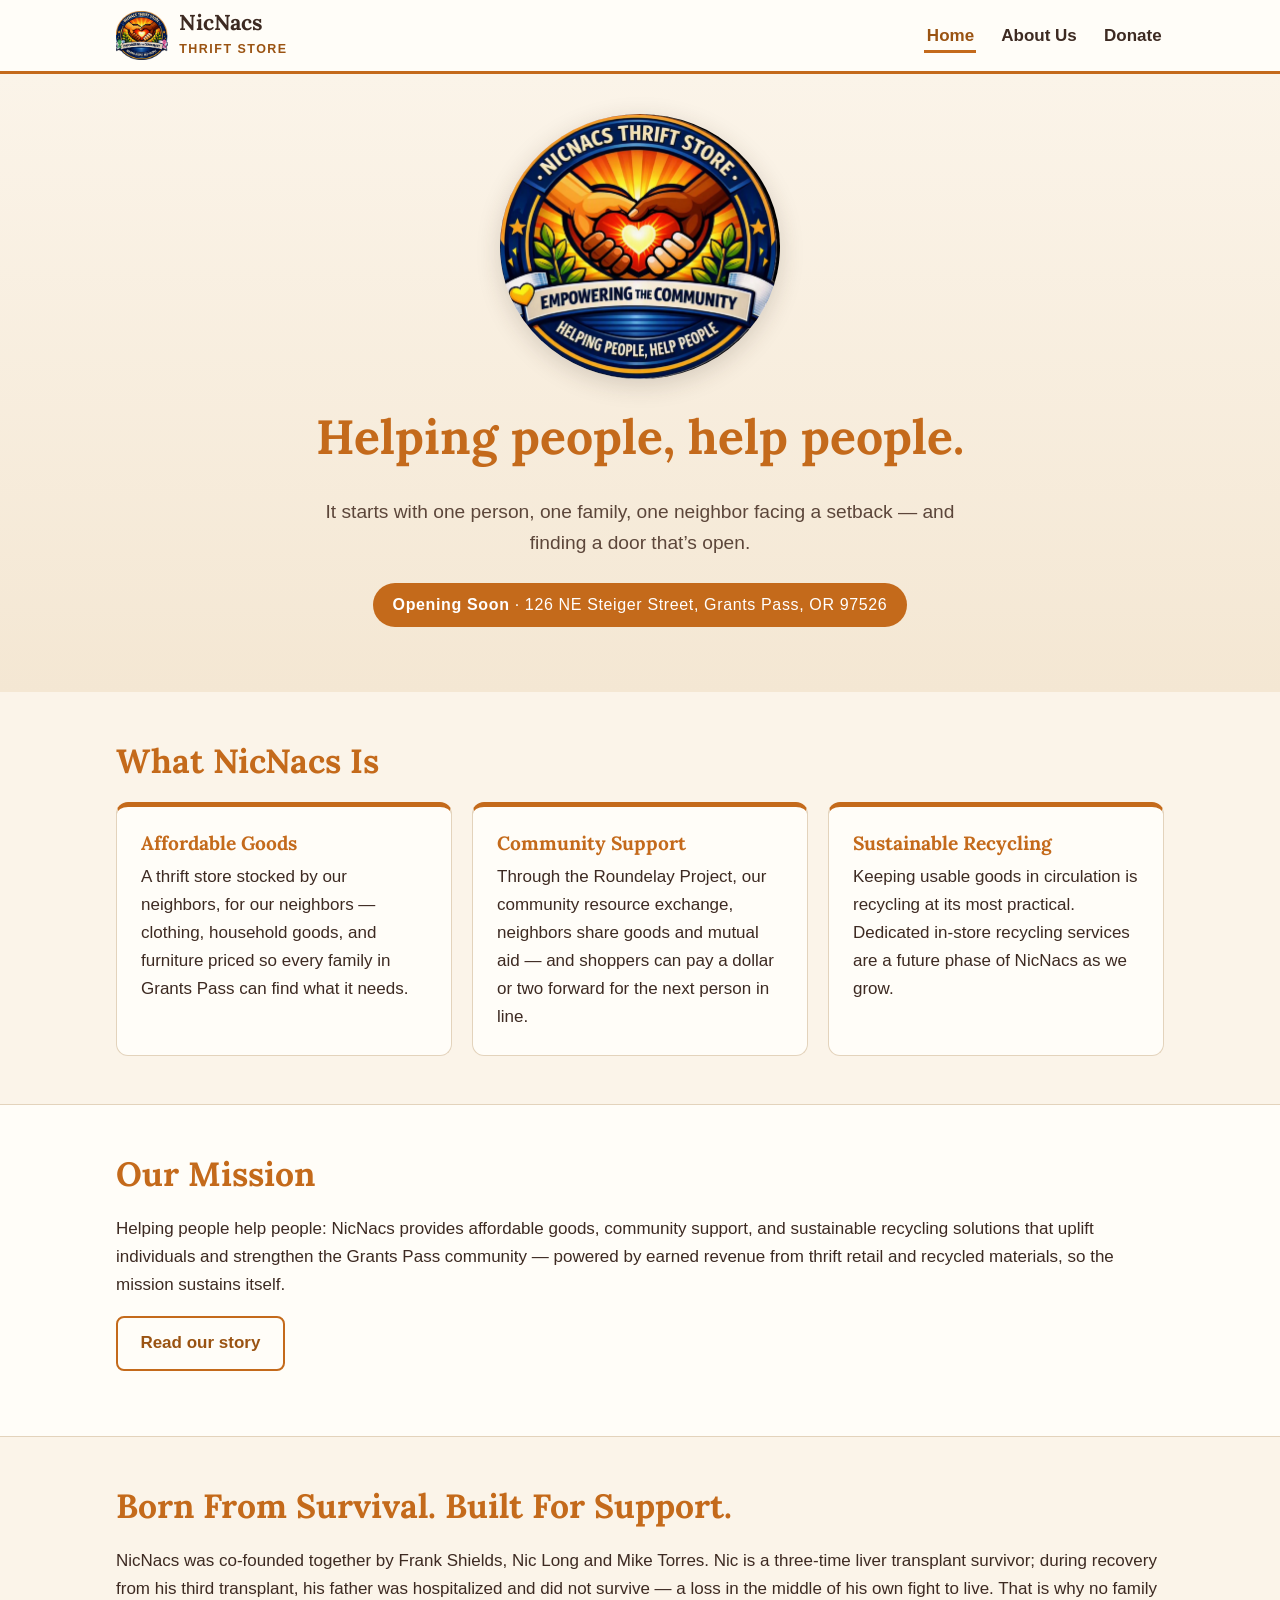
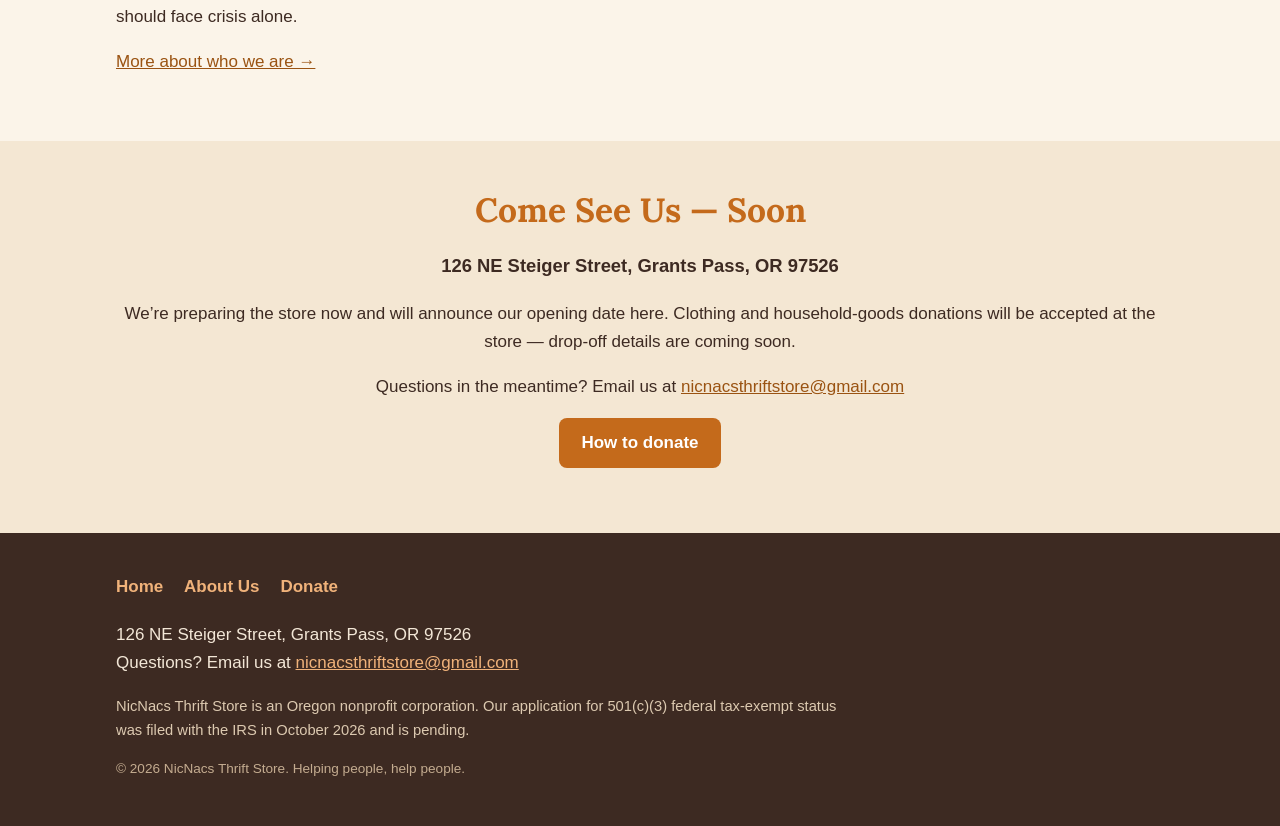
<file: index.html>
<!DOCTYPE html>
<html lang="en">
<head>
<meta charset="utf-8">
<meta name="viewport" content="width=device-width, initial-scale=1">
<title>NicNacs Thrift Store — Helping People, Help People | Grants Pass, OR</title>
<meta name="description" content="NicNacs Thrift Store is a nonprofit thrift store in Grants Pass, Oregon — affordable goods, community support, and sustainable recycling. Opening soon at 126 NE Steiger Street.">
<link rel="icon" href="assets/NicNacs-Emblem.jpg">
<meta property="og:title" content="NicNacs Thrift Store — Helping People, Help People | Grants Pass, OR">
<meta property="og:description" content="Helping people help people: affordable goods, community support, and sustainable recycling in Grants Pass, Oregon.">
<meta property="og:image" content="https://omnisight27.github.io/nicnacs/assets/NicNacs-Emblem.jpg">
<meta property="og:url" content="https://omnisight27.github.io/nicnacs/">
<meta name="twitter:card" content="summary_large_image">
<link rel="preconnect" href="https://fonts.googleapis.com">
<link href="https://fonts.googleapis.com/css2?family=Lora:ital,wght@0,500;0,700;1,500&display=swap" rel="stylesheet">
<link rel="stylesheet" href="styles.css">
</head>
<body>

<header id="site-header"></header>

<main>
  <!-- Hero -->
  <div class="hero">
    <div class="wrap">
      <img class="emblem" src="assets/NicNacs-Emblem.jpg" alt="NicNacs Thrift Store emblem — a heart and helping hands beneath a rising sun, with the words &lsquo;Helping people, help people&rsquo;">
      <h1>Helping people, help people.</h1>
      <p class="lede">It starts with one person, one family, one neighbor facing a setback — and finding a door that&rsquo;s open.</p>
      <p><span class="badge">Opening Soon <span class="addr">&middot; 126 NE Steiger Street, Grants Pass, OR 97526</span></span></p>
    </div>
  </div>

  <!-- Three pillars -->
  <section aria-labelledby="pillars-heading">
    <div class="wrap">
      <h2 id="pillars-heading">What NicNacs Is</h2>
      <div class="pillars">
        <article class="card">
          <h3>Affordable Goods</h3>
          <p>A thrift store stocked by our neighbors, for our neighbors — clothing, household goods, and furniture priced so every family in Grants Pass can find what it needs.</p>
        </article>
        <article class="card">
          <h3>Community Support</h3>
          <p>Through the Roundelay Project, our community resource exchange, neighbors share goods and mutual aid — and shoppers can pay a dollar or two forward for the next person in line.</p>
        </article>
        <article class="card">
          <h3>Sustainable Recycling</h3>
          <p>Keeping usable goods in circulation is recycling at its most practical. Dedicated in-store recycling services are a future phase of NicNacs as we grow.</p>
        </article>
      </div>
    </div>
  </section>

  <!-- Mission -->
  <section class="band" aria-labelledby="mission-heading">
    <div class="wrap">
      <h2 id="mission-heading">Our Mission</h2>
      <p>Helping people help people: NicNacs provides affordable goods, community support, and sustainable recycling solutions that uplift individuals and strengthen the Grants Pass community — powered by earned revenue from thrift retail and recycled materials, so the mission sustains itself.</p>
      <p><a class="btn secondary" href="about.html">Read our story</a></p>
    </div>
  </section>

  <!-- Story teaser -->
  <section aria-labelledby="story-heading">
    <div class="wrap">
      <h2 id="story-heading">Born From Survival. Built For Support.</h2>
      <p>NicNacs was co-founded together by Frank Shields, Nic Long and Mike Torres. Nic is a three-time liver transplant survivor; during recovery from his third transplant, his father was hospitalized and did not survive — a loss in the middle of his own fight to live. That is why no family should face crisis alone.</p>
      <p><a href="about.html">More about who we are &rarr;</a></p>
    </div>
  </section>

  <!-- Visit / contact strip -->
  <section class="band-warm contact-strip" aria-labelledby="visit-heading">
    <div class="wrap">
      <h2 id="visit-heading">Come See Us — Soon</h2>
      <p class="addr">126 NE Steiger Street, Grants Pass, OR 97526</p>
      <p>We&rsquo;re preparing the store now and will announce our opening date here. Clothing and household-goods donations will be accepted at the store — drop-off details are coming soon.</p>
      <p>Questions in the meantime? Email us at <a href="mailto:nicnacsthriftstore@gmail.com">nicnacsthriftstore@gmail.com</a></p>
      <p><a class="btn" href="donate.html">How to donate</a></p>
    </div>
  </section>
</main>

<footer id="site-footer"></footer>

<script src="nav.js"></script>
</body>
</html>
</file>
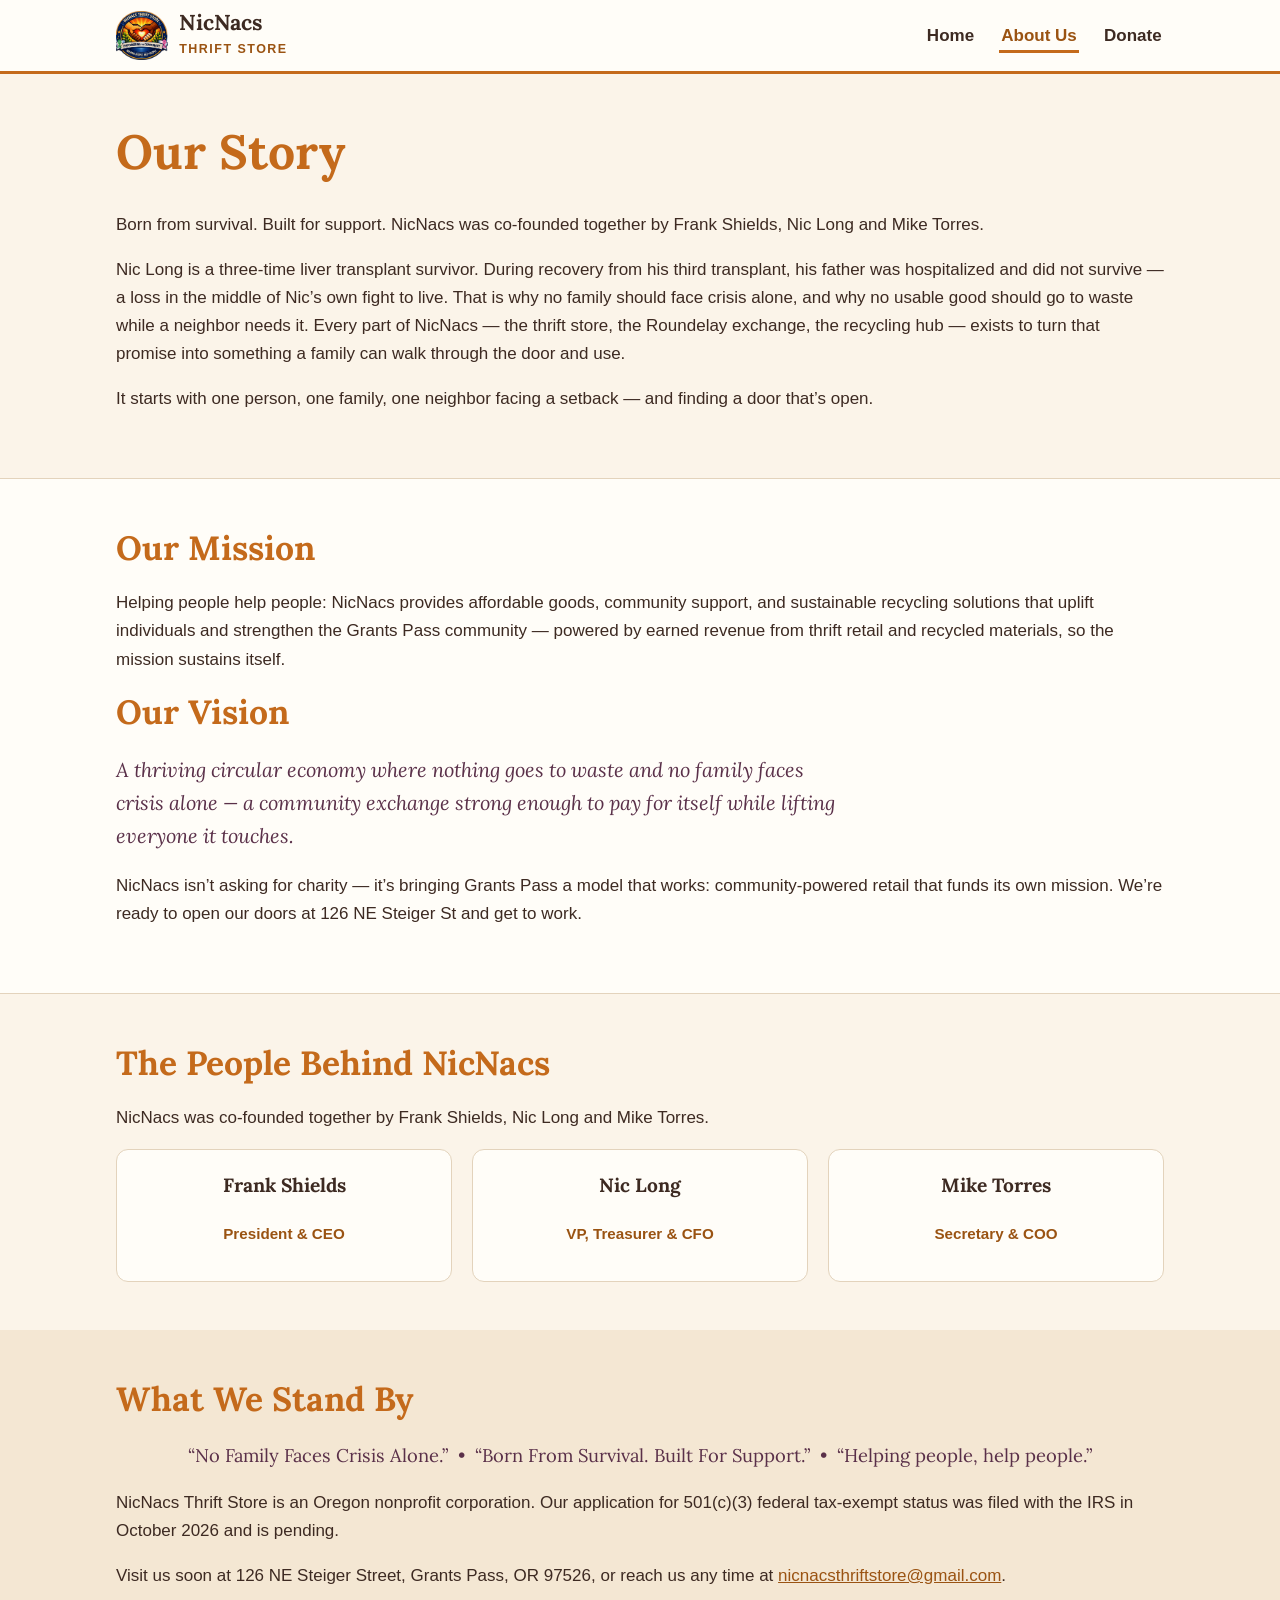
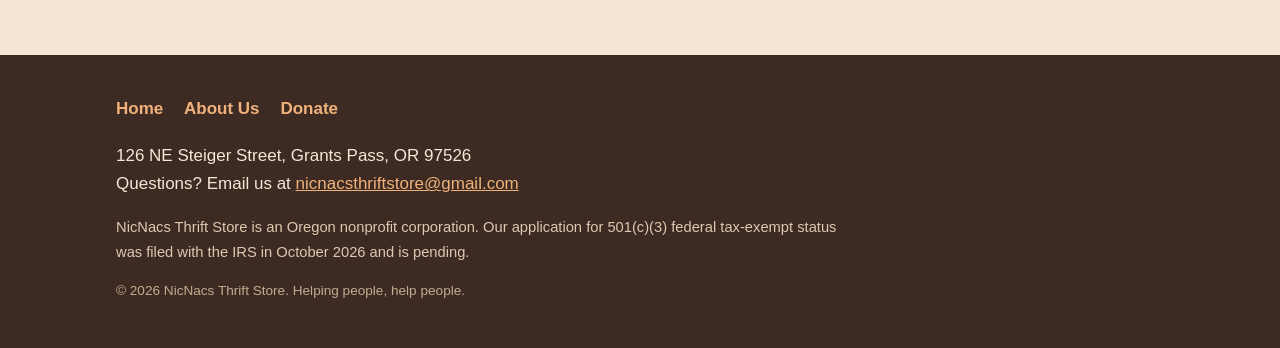
<file: about.html>
<!DOCTYPE html>
<html lang="en">
<head>
<meta charset="utf-8">
<meta name="viewport" content="width=device-width, initial-scale=1">
<title>About Us — NicNacs Thrift Store | Grants Pass, OR</title>
<meta name="description" content="The story, vision, and people behind NicNacs Thrift Store, a nonprofit thrift store in Grants Pass, Oregon. No family faces crisis alone.">
<link rel="icon" href="assets/NicNacs-Emblem.jpg">
<meta property="og:title" content="About Us — NicNacs Thrift Store | Grants Pass, OR">
<meta property="og:description" content="The story, vision, and people behind NicNacs Thrift Store, a nonprofit thrift store in Grants Pass, Oregon. No family faces crisis alone.">
<meta property="og:image" content="https://omnisight27.github.io/nicnacs/assets/NicNacs-Emblem.jpg">
<meta property="og:url" content="https://omnisight27.github.io/nicnacs/about.html">
<meta name="twitter:card" content="summary_large_image">
<link rel="preconnect" href="https://fonts.googleapis.com">
<link href="https://fonts.googleapis.com/css2?family=Lora:ital,wght@0,500;0,700;1,500&display=swap" rel="stylesheet">
<link rel="stylesheet" href="styles.css">
</head>
<body>

<header id="site-header"></header>

<main>
  <section aria-labelledby="story-heading">
    <div class="wrap">
      <h1 id="story-heading">Our Story</h1>
      <p>Born from survival. Built for support. NicNacs was co-founded together by Frank Shields, Nic Long and Mike Torres.</p>
      <p>Nic Long is a three-time liver transplant survivor. During recovery from his third transplant, his father was hospitalized and did not survive — a loss in the middle of Nic&rsquo;s own fight to live. That is why no family should face crisis alone, and why no usable good should go to waste while a neighbor needs it. Every part of NicNacs — the thrift store, the Roundelay exchange, the recycling hub — exists to turn that promise into something a family can walk through the door and use.</p>
      <p>It starts with one person, one family, one neighbor facing a setback — and finding a door that&rsquo;s open.</p>
    </div>
  </section>

  <section class="band" aria-labelledby="mission-heading">
    <div class="wrap">
      <h2 id="mission-heading">Our Mission</h2>
      <p>Helping people help people: NicNacs provides affordable goods, community support, and sustainable recycling solutions that uplift individuals and strengthen the Grants Pass community — powered by earned revenue from thrift retail and recycled materials, so the mission sustains itself.</p>
      <h2 id="vision-heading">Our Vision</h2>
      <p class="vision">A thriving circular economy where nothing goes to waste and no family faces crisis alone — a community exchange strong enough to pay for itself while lifting everyone it touches.</p>
      <p>NicNacs isn&rsquo;t asking for charity — it&rsquo;s bringing Grants Pass a model that works: community-powered retail that funds its own mission. We&rsquo;re ready to open our doors at 126 NE Steiger St and get to work.</p>
    </div>
  </section>

  <section aria-labelledby="people-heading">
    <div class="wrap">
      <h2 id="people-heading">The People Behind NicNacs</h2>
      <p>NicNacs was co-founded together by Frank Shields, Nic Long and Mike Torres.</p>
      <ul class="people">
        <li>
          <p class="name">Frank Shields</p>
          <p class="role">President &amp; CEO</p>
        </li>
        <li>
          <p class="name">Nic Long</p>
          <p class="role">VP, Treasurer &amp; CFO</p>
        </li>
        <li>
          <p class="name">Mike Torres</p>
          <p class="role">Secretary &amp; COO</p>
        </li>
      </ul>
    </div>
  </section>

  <section class="band-warm" aria-labelledby="standby-heading">
    <div class="wrap">
      <h2 id="standby-heading">What We Stand By</h2>
      <p class="taglines">&ldquo;No Family Faces Crisis Alone.&rdquo; &nbsp;&bull;&nbsp; &ldquo;Born From Survival. Built For Support.&rdquo; &nbsp;&bull;&nbsp; &ldquo;Helping people, help people.&rdquo;</p>
      <p>NicNacs Thrift Store is an Oregon nonprofit corporation. Our application for 501(c)(3) federal tax-exempt status was filed with the IRS in October 2026 and is pending.</p>
      <p>Visit us soon at 126 NE Steiger Street, Grants Pass, OR 97526, or reach us any time at <a href="mailto:nicnacsthriftstore@gmail.com">nicnacsthriftstore@gmail.com</a>.</p>
    </div>
  </section>
</main>

<footer id="site-footer"></footer>

<script src="nav.js"></script>
</body>
</html>
</file>
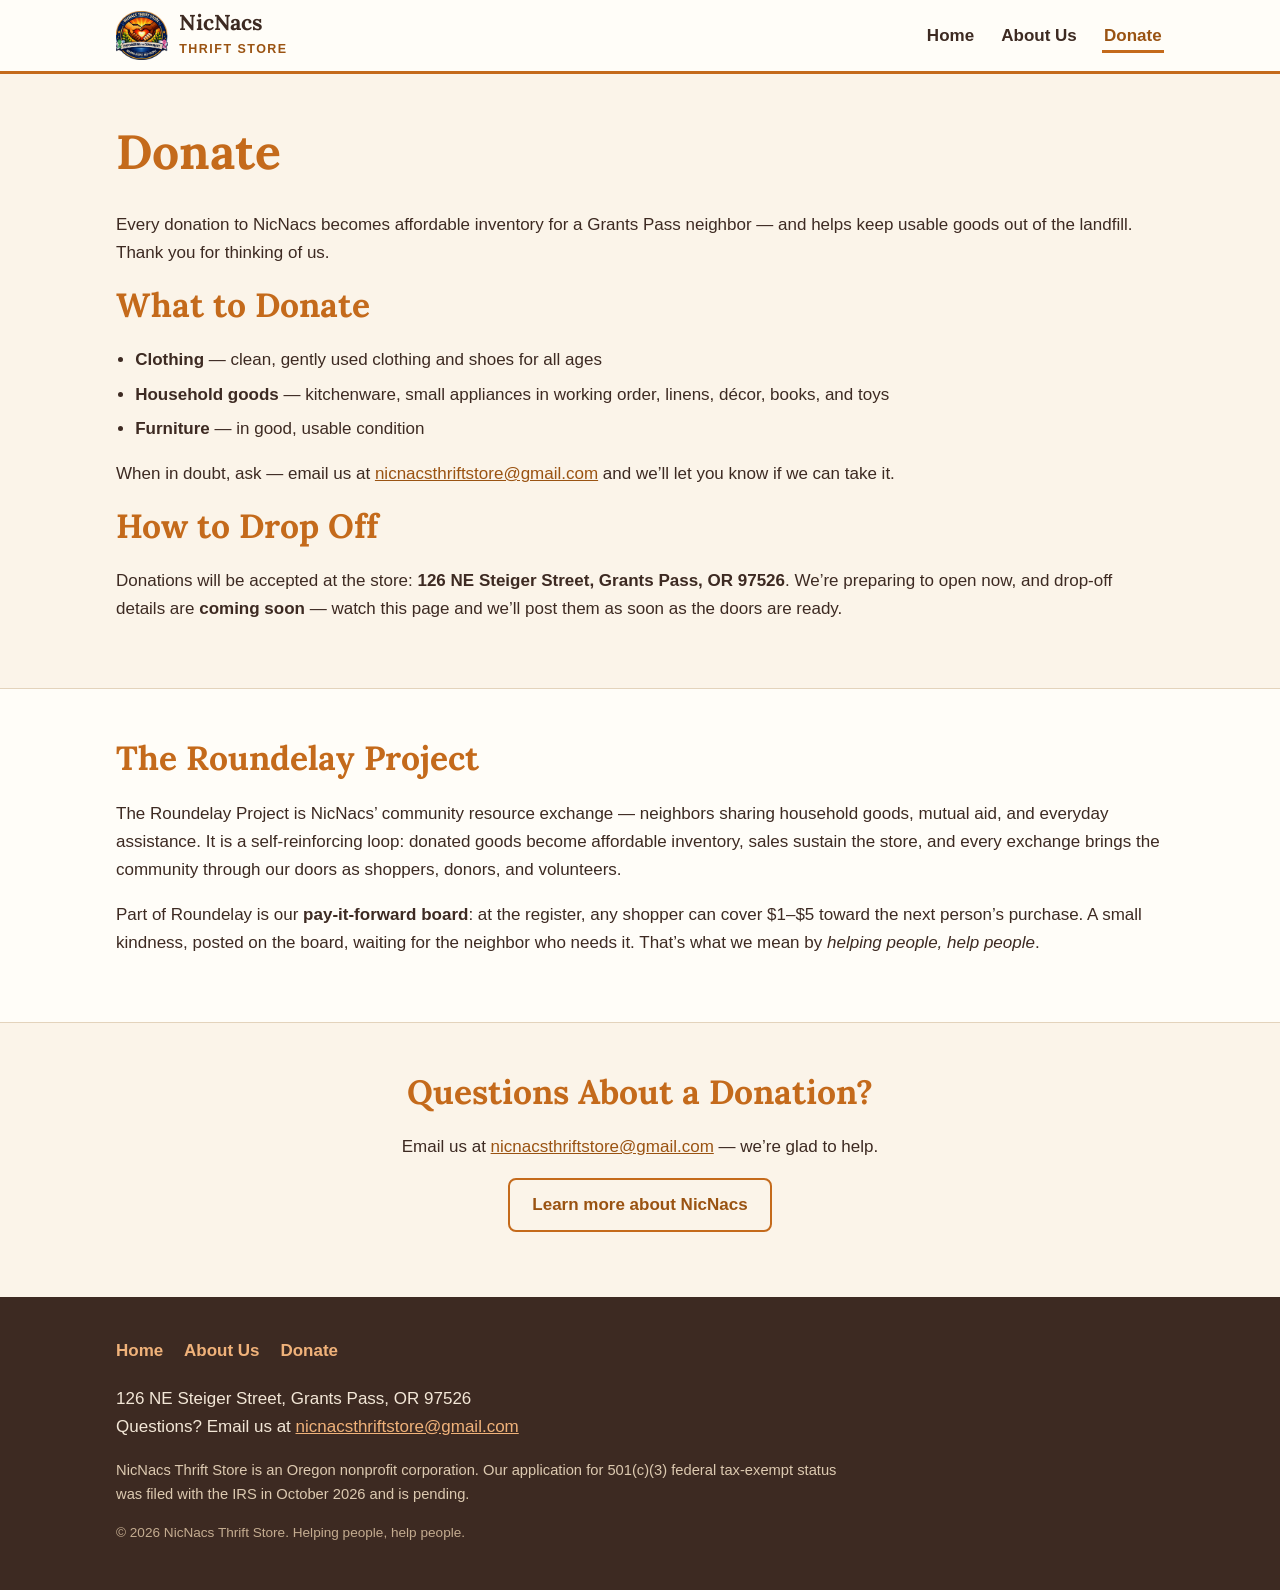
<file: donate.html>
<!DOCTYPE html>
<html lang="en">
<head>
<meta charset="utf-8">
<meta name="viewport" content="width=device-width, initial-scale=1">
<title>Donate — NicNacs Thrift Store | Grants Pass, OR</title>
<meta name="description" content="Donate clothing, household goods, and furniture to NicNacs Thrift Store in Grants Pass, Oregon — and learn how the Roundelay pay-it-forward board helps the next neighbor.">
<link rel="icon" href="assets/NicNacs-Emblem.jpg">
<meta property="og:title" content="Donate — NicNacs Thrift Store | Grants Pass, OR">
<meta property="og:description" content="Donate clothing, household goods, and furniture to NicNacs Thrift Store in Grants Pass, Oregon — and learn how the Roundelay pay-it-forward board helps the next neighbor.">
<meta property="og:image" content="https://omnisight27.github.io/nicnacs/assets/NicNacs-Emblem.jpg">
<meta property="og:url" content="https://omnisight27.github.io/nicnacs/donate.html">
<meta name="twitter:card" content="summary_large_image">
<link rel="preconnect" href="https://fonts.googleapis.com">
<link href="https://fonts.googleapis.com/css2?family=Lora:ital,wght@0,500;0,700;1,500&display=swap" rel="stylesheet">
<link rel="stylesheet" href="styles.css">
</head>
<body>

<header id="site-header"></header>

<main>
  <section aria-labelledby="donate-heading">
    <div class="wrap">
      <h1 id="donate-heading">Donate</h1>
      <p>Every donation to NicNacs becomes affordable inventory for a Grants Pass neighbor — and helps keep usable goods out of the landfill. Thank you for thinking of us.</p>

      <h2>What to Donate</h2>
      <ul class="checklist">
        <li><strong>Clothing</strong> — clean, gently used clothing and shoes for all ages</li>
        <li><strong>Household goods</strong> — kitchenware, small appliances in working order, linens, décor, books, and toys</li>
        <li><strong>Furniture</strong> — in good, usable condition</li>
      </ul>
      <p>When in doubt, ask — email us at <a href="mailto:nicnacsthriftstore@gmail.com">nicnacsthriftstore@gmail.com</a> and we&rsquo;ll let you know if we can take it.</p>

      <h2>How to Drop Off</h2>
      <p>Donations will be accepted at the store: <strong>126 NE Steiger Street, Grants Pass, OR 97526</strong>. We&rsquo;re preparing to open now, and drop-off details are <strong>coming soon</strong> — watch this page and we&rsquo;ll post them as soon as the doors are ready.</p>
    </div>
  </section>

  <section class="band" aria-labelledby="roundelay-heading">
    <div class="wrap">
      <h2 id="roundelay-heading">The Roundelay Project</h2>
      <p>The Roundelay Project is NicNacs&rsquo; community resource exchange — neighbors sharing household goods, mutual aid, and everyday assistance. It is a self-reinforcing loop: donated goods become affordable inventory, sales sustain the store, and every exchange brings the community through our doors as shoppers, donors, and volunteers.</p>
      <p>Part of Roundelay is our <strong>pay-it-forward board</strong>: at the register, any shopper can cover $1–$5 toward the next person&rsquo;s purchase. A small kindness, posted on the board, waiting for the neighbor who needs it. That&rsquo;s what we mean by <em>helping people, help people</em>.</p>
    </div>
  </section>

  <section class="contact-strip" aria-labelledby="questions-heading">
    <div class="wrap">
      <h2 id="questions-heading">Questions About a Donation?</h2>
      <p>Email us at <a href="mailto:nicnacsthriftstore@gmail.com">nicnacsthriftstore@gmail.com</a> — we&rsquo;re glad to help.</p>
      <p><a class="btn secondary" href="about.html">Learn more about NicNacs</a></p>
    </div>
  </section>
</main>

<footer id="site-footer"></footer>

<script src="nav.js"></script>
</body>
</html>
</file>
<file: styles.css>
/* NicNacs Thrift Store — DRAFT site styles
   Palette drawn from the sunset header art:
   warm cream background, deep warm brown text, burnt-orange accent #C46A1B */

:root {
  --cream: #FBF4E9;
  --cream-deep: #F4E7D3;
  --paper: #FFFDF8;
  --ink: #3D2A22;          /* deep warm brown */
  --ink-soft: #5C463A;
  --accent: #C46A1B;        /* burnt orange — established NicNacs heading color */
  --accent-dark: #9A5312;
  --plum: #5A3049;
  --line: #E3D3BC;
  --max: 68rem;
}

* { box-sizing: border-box; }

html { scroll-behavior: smooth; }

body {
  margin: 0;
  background: var(--cream);
  color: var(--ink);
  font-family: -apple-system, BlinkMacSystemFont, "Segoe UI", Roboto, "Helvetica Neue", Arial, sans-serif;
  font-size: 1.0625rem;
  line-height: 1.65;
}

h1, h2, h3 {
  font-family: "Lora", Georgia, "Times New Roman", serif;
  color: var(--accent);
  line-height: 1.25;
  margin: 0 0 0.6em;
}

h1 { font-size: clamp(2rem, 5vw, 3rem); }
h2 { font-size: clamp(1.5rem, 3.4vw, 2.1rem); }
h3 { font-size: 1.2rem; }

p { margin: 0 0 1em; }
a { color: var(--accent-dark); }
a:hover, a:focus { color: var(--accent); }

img { max-width: 100%; height: auto; }

.wrap {
  max-width: var(--max);
  margin: 0 auto;
  padding: 0 1.25rem;
}

section { padding: 3rem 0; }
section.tight { padding: 1.75rem 0; }

/* ---------- Header ---------- */
.site-header {
  background: var(--paper);
  border-bottom: 3px solid var(--accent);
  position: sticky;
  top: 0;
  z-index: 10;
}
.header-inner {
  display: flex;
  align-items: center;
  justify-content: space-between;
  gap: 1rem;
  padding-top: 0.6rem;
  padding-bottom: 0.6rem;
}
.brand {
  display: flex;
  align-items: center;
  gap: 0.7rem;
  text-decoration: none;
  color: var(--ink);
}
.brand img { width: 52px; height: 52px; object-fit: contain; }
.brand .brand-name {
  font-family: "Lora", Georgia, serif;
  font-size: 1.35rem;
  font-weight: 700;
  color: var(--ink);
  line-height: 1.1;
}
.brand .brand-sub {
  display: block;
  font-size: 0.78rem;
  letter-spacing: 0.12em;
  text-transform: uppercase;
  color: var(--accent-dark);
  font-weight: 600;
}
.main-nav ul {
  list-style: none;
  display: flex;
  gap: 1.4rem;
  margin: 0;
  padding: 0;
}
.main-nav a {
  text-decoration: none;
  font-weight: 600;
  color: var(--ink);
  padding: 0.35rem 0.15rem;
  border-bottom: 3px solid transparent;
}
.main-nav a:hover, .main-nav a:focus { color: var(--accent-dark); }
.main-nav a[aria-current="page"] {
  color: var(--accent-dark);
  border-bottom-color: var(--accent);
}

/* ---------- Hero ---------- */
.hero {
  text-align: center;
  padding: 2.5rem 0 3rem;
  background: linear-gradient(var(--cream), var(--cream-deep));
}
.hero .emblem {
  width: min(280px, 65vw);
  border-radius: 50%;
  box-shadow: 0 6px 24px rgba(61, 42, 34, 0.18);
}
.hero h1 { margin-top: 1.2rem; }
.hero .lede {
  font-size: 1.2rem;
  color: var(--ink-soft);
  max-width: 42rem;
  margin: 0 auto 1.5rem;
}
.badge {
  display: inline-block;
  background: var(--accent);
  color: #fff;
  font-weight: 700;
  letter-spacing: 0.04em;
  padding: 0.55rem 1.2rem;
  border-radius: 999px;
  font-size: 1rem;
}
.badge .addr { font-weight: 400; }

/* ---------- Cards / pillars ---------- */
.pillars {
  display: grid;
  grid-template-columns: repeat(auto-fit, minmax(15rem, 1fr));
  gap: 1.25rem;
}
.card {
  background: var(--paper);
  border: 1px solid var(--line);
  border-top: 5px solid var(--accent);
  border-radius: 0.75rem;
  padding: 1.5rem;
}
.card h3 { margin-bottom: 0.4em; }
.card p:last-child { margin-bottom: 0; }

/* ---------- Bands ---------- */
.band { background: var(--paper); border-top: 1px solid var(--line); border-bottom: 1px solid var(--line); }
.band-warm { background: var(--cream-deep); }
.vision {
  font-family: "Lora", Georgia, serif;
  font-style: italic;
  font-size: 1.25rem;
  color: var(--plum);
  max-width: 46rem;
}
.taglines {
  font-family: "Lora", Georgia, serif;
  font-size: 1.15rem;
  color: var(--plum);
  text-align: center;
}

/* ---------- Buttons ---------- */
.btn {
  display: inline-block;
  background: var(--accent);
  color: #fff;
  text-decoration: none;
  font-weight: 700;
  padding: 0.7rem 1.4rem;
  border-radius: 0.5rem;
}
.btn:hover, .btn:focus { background: var(--accent-dark); color: #fff; }
.btn.secondary {
  background: transparent;
  color: var(--accent-dark);
  border: 2px solid var(--accent);
}
.btn.secondary:hover, .btn.secondary:focus { background: var(--cream-deep); color: var(--accent-dark); }

/* ---------- People ---------- */
.people {
  display: grid;
  grid-template-columns: repeat(auto-fit, minmax(13rem, 1fr));
  gap: 1.25rem;
  list-style: none;
  margin: 0;
  padding: 0;
}
.people li {
  background: var(--paper);
  border: 1px solid var(--line);
  border-radius: 0.75rem;
  padding: 1.25rem;
  text-align: center;
}
.people .name { font-family: "Lora", Georgia, serif; font-size: 1.2rem; font-weight: 700; color: var(--ink); }
.people .role { color: var(--accent-dark); font-weight: 600; font-size: 0.95rem; }

/* ---------- Lists ---------- */
.checklist { padding-left: 1.2rem; }
.checklist li { margin-bottom: 0.4rem; }

/* ---------- Contact strip ---------- */
.contact-strip { text-align: center; }
.contact-strip .addr { font-size: 1.15rem; font-weight: 600; }

/* ---------- Footer ---------- */
.site-footer {
  background: var(--ink);
  color: #F3E7D7;
  padding: 2.5rem 0 2rem;
  margin-top: 0;
}
.site-footer a { color: #F0B27A; }
.site-footer nav ul {
  list-style: none;
  display: flex;
  gap: 1.3rem;
  padding: 0;
  margin: 0 0 1.2rem;
  flex-wrap: wrap;
}
.site-footer nav a { text-decoration: none; font-weight: 600; }
.site-footer .honesty {
  font-size: 0.92rem;
  color: #DCC9B0;
  max-width: 46rem;
}
.site-footer .fineprint { font-size: 0.85rem; color: #C4AC90; margin-top: 1rem; }

/* ---------- Small screens ---------- */
@media (max-width: 640px) {
  .header-inner { flex-direction: column; align-items: flex-start; }
  .main-nav ul { gap: 1rem; flex-wrap: wrap; }
  section { padding: 2.2rem 0; }
}
</file>
